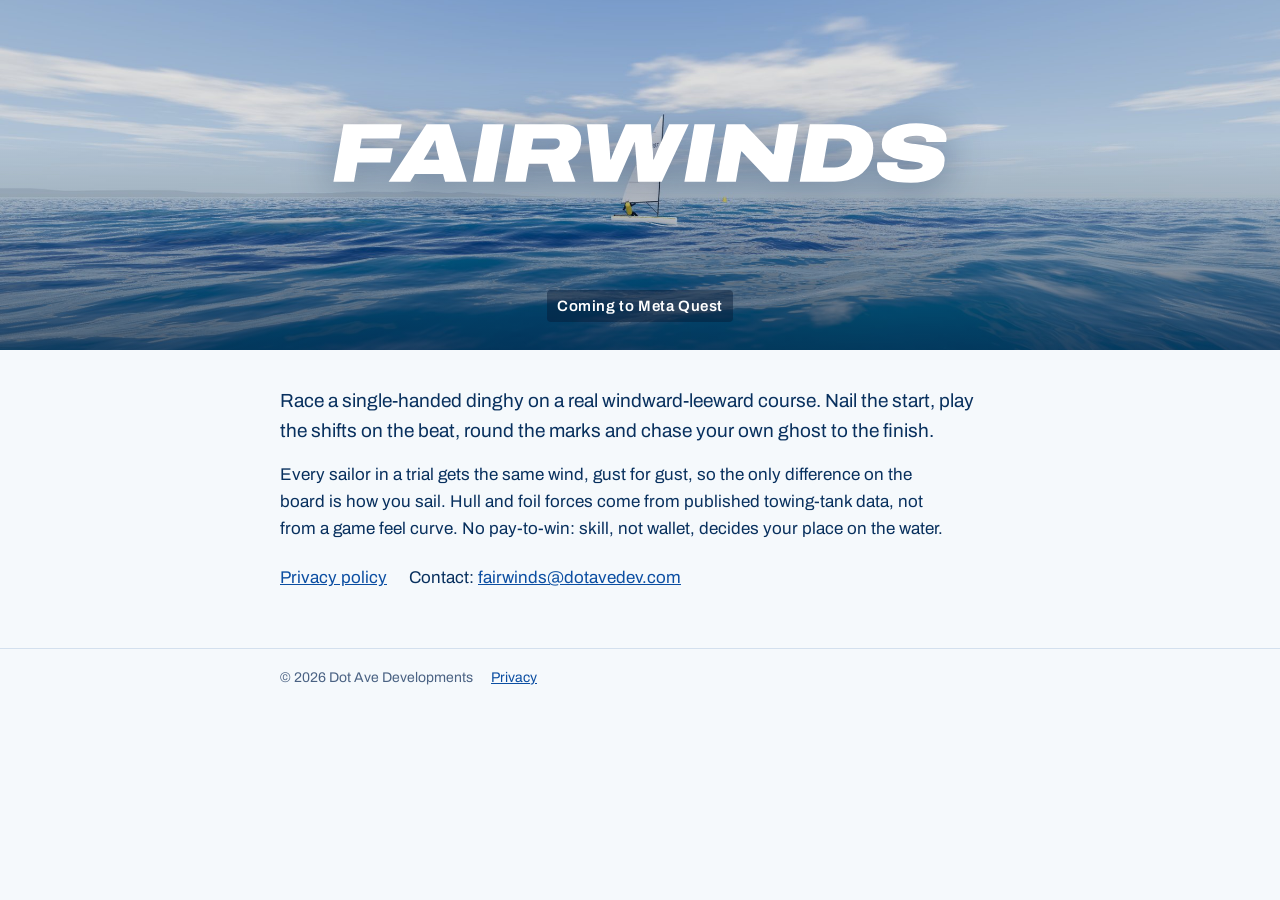
<file: index.html>
<!doctype html>
<html lang="en">
<head>
<meta charset="utf-8">
<meta name="viewport" content="width=device-width, initial-scale=1, viewport-fit=cover">
<title>Fairwinds</title>
<meta name="description" content="Fairwinds is a sailing racing sim for Meta Quest, built on how boats really sail.">
<meta property="og:title" content="Fairwinds">
<meta property="og:description" content="A sailing racing sim for Meta Quest, built on how boats really sail.">
<meta property="og:image" content="https://fairwinds.dotavedev.com/img/og.jpg">
<link rel="icon" href="img/fairwinds-icon.svg" type="image/svg+xml">
<link rel="stylesheet" href="https://fonts.googleapis.com/css2?family=Archivo:ital,wght@0,400;0,600;0,900;1,900&display=swap">
<link rel="stylesheet" href="style.css">
</head>
<body>
<header class="hero">
  <img class="bg" src="img/hero.jpg" alt="A white single-handed dinghy heeled upwind on a bright, breezy day">
  <div class="shade"></div>
  <div class="wrap">
    <img class="wm" src="img/fairwinds-wordmark-white.svg" alt="FAIRWINDS">
    <span class="tag">Coming to Meta Quest</span>
  </div>
</header>
<main>
  <div class="wrap">
    <p class="lede">Race a single-handed dinghy on a real windward-leeward course. Nail the start, play the shifts on the beat, round the marks and chase your own ghost to the finish.</p>
    <p>Every sailor in a trial gets the same wind, gust for gust, so the only difference on the board is how you sail. Hull and foil forces come from published towing-tank data, not from a game feel curve. No pay-to-win: skill, not wallet, decides your place on the water.</p>
    <div class="links">
      <a href="privacy/">Privacy policy</a>
      <span>Contact: <a href="mailto:fairwinds@dotavedev.com">fairwinds@dotavedev.com</a></span>
    </div>
  </div>
</main>
<footer><div class="wrap"><span>© 2026 Dot Ave Developments</span><a href="privacy/">Privacy</a></div></footer>
</body>
</html>
</file>
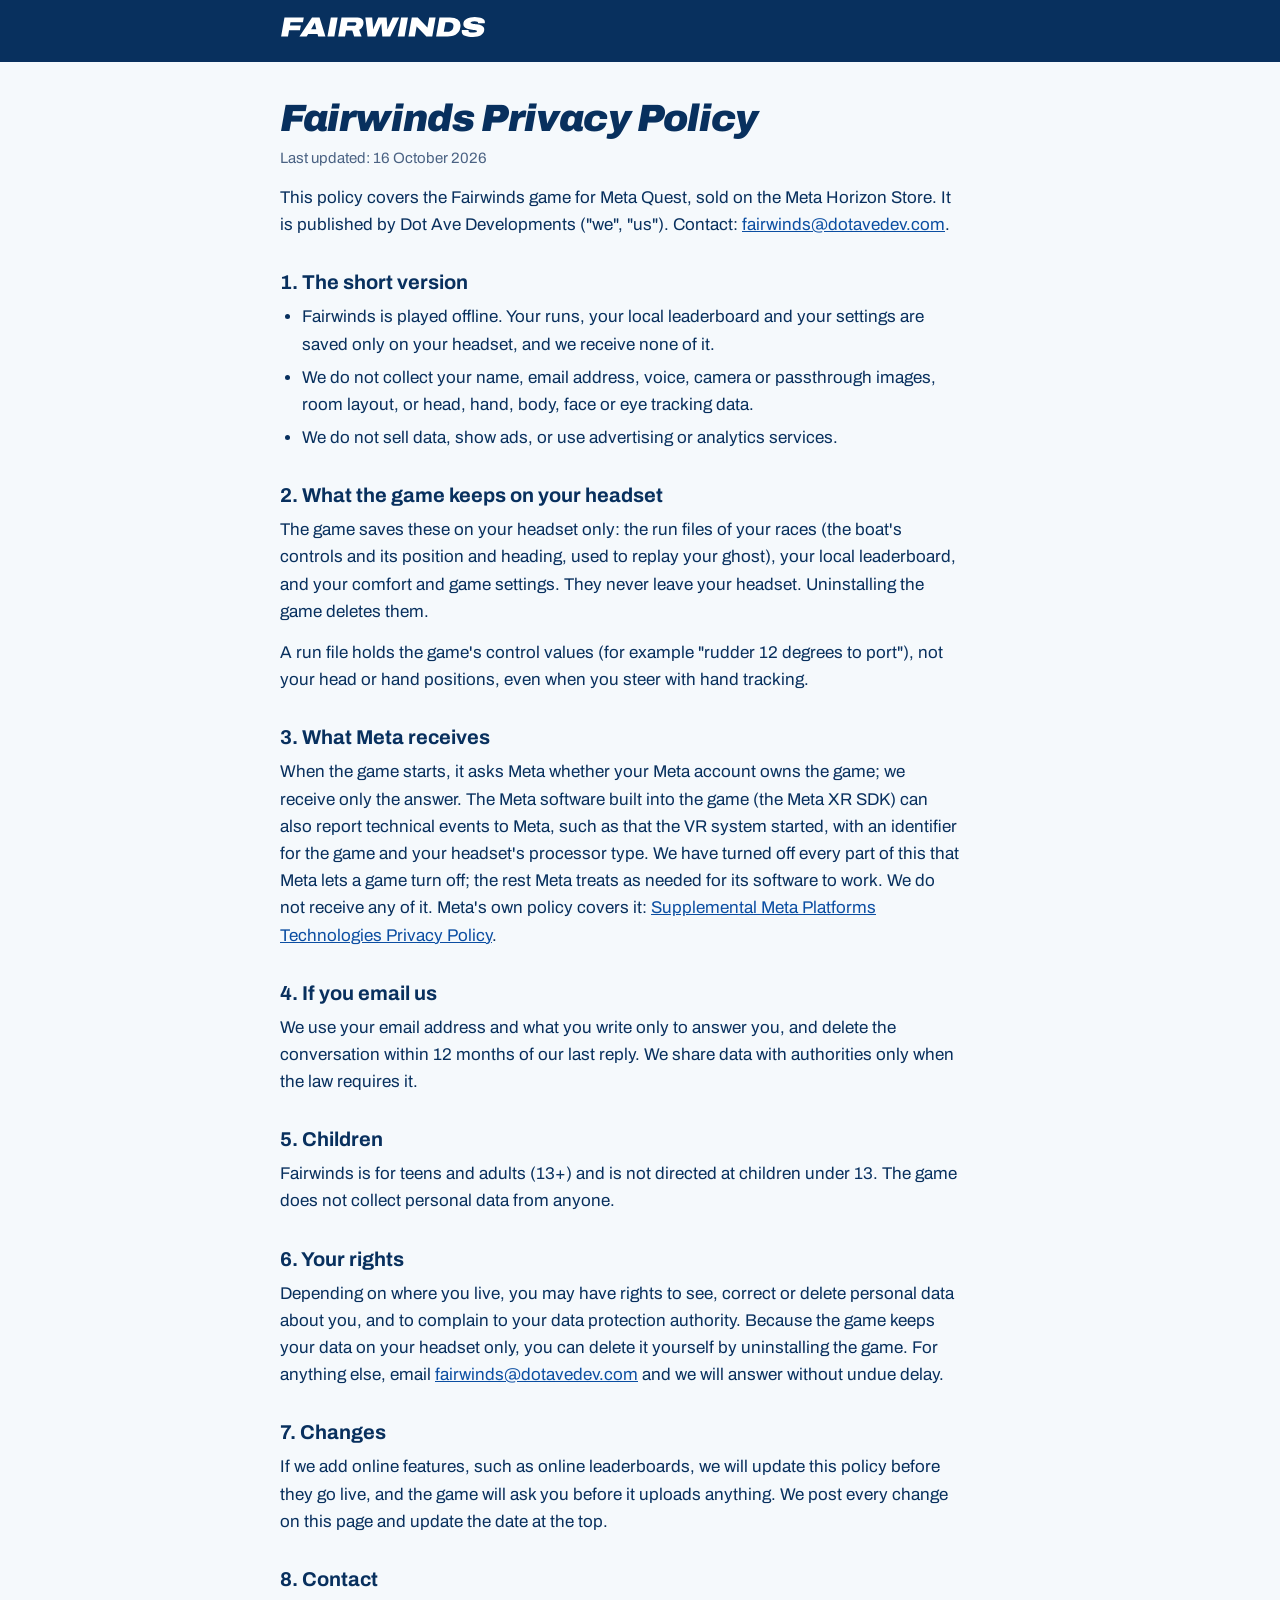
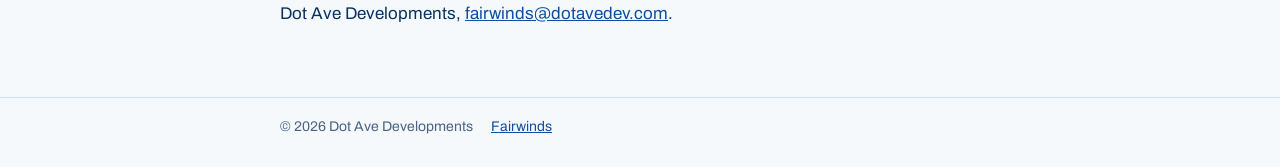
<file: privacy/index.html>
<!doctype html>
<html lang="en">
<head>
<meta charset="utf-8">
<meta name="viewport" content="width=device-width, initial-scale=1, viewport-fit=cover">
<title>Fairwinds Privacy Policy</title>
<meta name="description" content="How the Fairwinds sailing game handles your data.">
<link rel="icon" href="../img/fairwinds-icon.svg" type="image/svg+xml">
<link rel="stylesheet" href="https://fonts.googleapis.com/css2?family=Archivo:ital,wght@0,400;0,600;0,900;1,900&display=swap">
<link rel="stylesheet" href="../style.css">
</head>
<body>
<header class="bar"><div class="wrap"><a href="../"><img src="../img/fairwinds-wordmark-white.svg" alt="FAIRWINDS"></a></div></header>
<main>
  <div class="wrap">
    <h1>Fairwinds Privacy Policy</h1>
    <p class="meta">Last updated: 16 October 2026</p>

    <p>This policy covers the Fairwinds game for Meta Quest, sold on the Meta Horizon Store. It is published by Dot Ave Developments ("we", "us"). Contact: <a href="mailto:fairwinds@dotavedev.com">fairwinds@dotavedev.com</a>.</p>

    <h2>1. The short version</h2>
    <ul>
      <li>Fairwinds is played offline. Your runs, your local leaderboard and your settings are saved only on your headset, and we receive none of it.</li>
      <li>We do not collect your name, email address, voice, camera or passthrough images, room layout, or head, hand, body, face or eye tracking data.</li>
      <li>We do not sell data, show ads, or use advertising or analytics services.</li>
    </ul>

    <h2>2. What the game keeps on your headset</h2>
    <p>The game saves these on your headset only: the run files of your races (the boat's controls and its position and heading, used to replay your ghost), your local leaderboard, and your comfort and game settings. They never leave your headset. Uninstalling the game deletes them.</p>
    <p>A run file holds the game's control values (for example "rudder 12 degrees to port"), not your head or hand positions, even when you steer with hand tracking.</p>

    <h2>3. What Meta receives</h2>
    <p>When the game starts, it asks Meta whether your Meta account owns the game; we receive only the answer. The Meta software built into the game (the Meta XR SDK) can also report technical events to Meta, such as that the VR system started, with an identifier for the game and your headset's processor type. We have turned off every part of this that Meta lets a game turn off; the rest Meta treats as needed for its software to work. We do not receive any of it. Meta's own policy covers it: <a href="https://www.meta.com/legal/privacy-policy/">Supplemental Meta Platforms Technologies Privacy Policy</a>.</p>

    <h2>4. If you email us</h2>
    <p>We use your email address and what you write only to answer you, and delete the conversation within 12 months of our last reply. We share data with authorities only when the law requires it.</p>

    <h2>5. Children</h2>
    <p>Fairwinds is for teens and adults (13+) and is not directed at children under 13. The game does not collect personal data from anyone.</p>

    <h2>6. Your rights</h2>
    <p>Depending on where you live, you may have rights to see, correct or delete personal data about you, and to complain to your data protection authority. Because the game keeps your data on your headset only, you can delete it yourself by uninstalling the game. For anything else, email <a href="mailto:fairwinds@dotavedev.com">fairwinds@dotavedev.com</a> and we will answer without undue delay.</p>

    <h2>7. Changes</h2>
    <p>If we add online features, such as online leaderboards, we will update this policy before they go live, and the game will ask you before it uploads anything. We post every change on this page and update the date at the top.</p>

    <h2>8. Contact</h2>
    <p>Dot Ave Developments, <a href="mailto:fairwinds@dotavedev.com">fairwinds@dotavedev.com</a>.</p>
  </div>
</main>
<footer><div class="wrap"><span>© 2026 Dot Ave Developments</span><a href="../">Fairwinds</a></div></footer>
</body>
</html>
</file>
<file: style.css>
:root{
  --cobalt:#0B4EA2; --gust:#08305E; --whitecap:#F5F9FC; --signal:#FFD21F; --muted:#4A6283; --line:#D3E0EE;
  --f:"Archivo",system-ui,-apple-system,"Segoe UI",Arial,sans-serif;
}
*{box-sizing:border-box}
html{-webkit-text-size-adjust:100%}
body{margin:0;background:var(--whitecap);color:var(--gust);font-family:var(--f);font-size:17px;line-height:1.6}
a{color:var(--cobalt)}
a:focus-visible{outline:2px solid var(--cobalt);outline-offset:2px}
.wrap{max-width:760px;margin:0 auto;padding:0 max(20px,env(safe-area-inset-left)) 0 max(20px,env(safe-area-inset-right))}
header.hero{position:relative;background:var(--cobalt);color:#fff;overflow:hidden}
header.hero img.bg{position:absolute;inset:0;width:100%;height:100%;object-fit:cover;object-position:50% 60%}
header.hero .shade{position:absolute;inset:0;background:linear-gradient(180deg,rgba(8,48,94,0) 40%,rgba(5,26,51,.55) 100%)}
header.hero .wrap{position:relative;display:flex;flex-direction:column;align-items:center;gap:14px;padding-top:clamp(56px,10vw,120px);padding-bottom:28px;text-align:center}
header.hero .wm{width:min(86%,620px);filter:drop-shadow(0 6px 22px rgba(3,28,72,.45))}
header.hero .tag{margin-top:clamp(36px,8vw,90px);font-weight:600;font-size:15px;letter-spacing:.04em;background:rgba(5,26,51,.45);padding:4px 10px;border-radius:4px}
header.bar{background:var(--gust)}
header.bar .wrap{display:flex;align-items:center;gap:12px;padding-top:16px;padding-bottom:16px}
header.bar img{height:22px;width:auto}
main .wrap{padding-top:36px;padding-bottom:56px}
h1{font-size:clamp(28px,5vw,38px);line-height:1.1;margin:0 0 6px;font-weight:900;font-style:italic;letter-spacing:-.01em}
h2{font-size:20px;line-height:1.25;margin:32px 0 8px}
p,ul{margin:0 0 14px;max-width:68ch}
ul{padding-left:22px}
li{margin-bottom:6px}
.meta{color:var(--muted);font-size:15px}
.lede{font-size:19px}
.links{display:flex;flex-wrap:wrap;gap:10px 22px;margin-top:22px}
footer{border-top:1px solid var(--line)}
footer .wrap{padding-top:18px;padding-bottom:28px;color:var(--muted);font-size:14px;display:flex;flex-wrap:wrap;gap:6px 18px}
</file>
